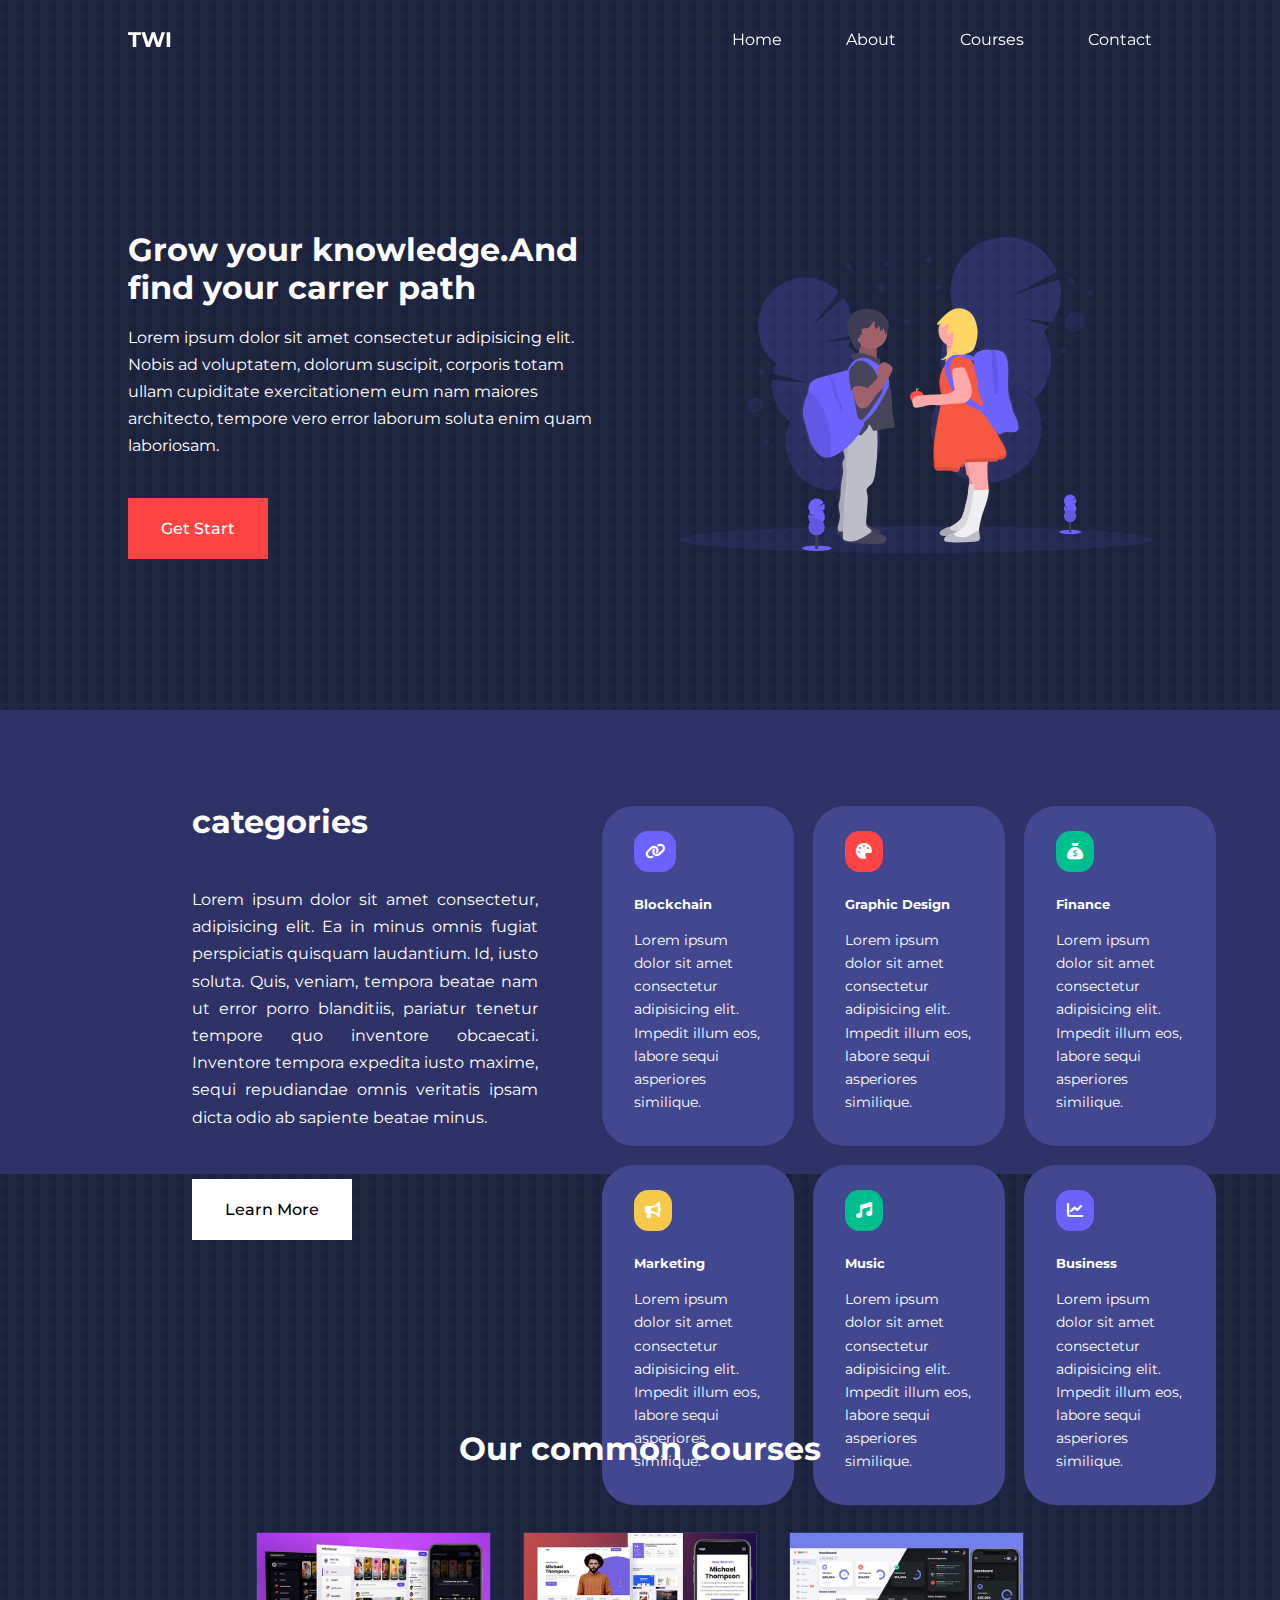
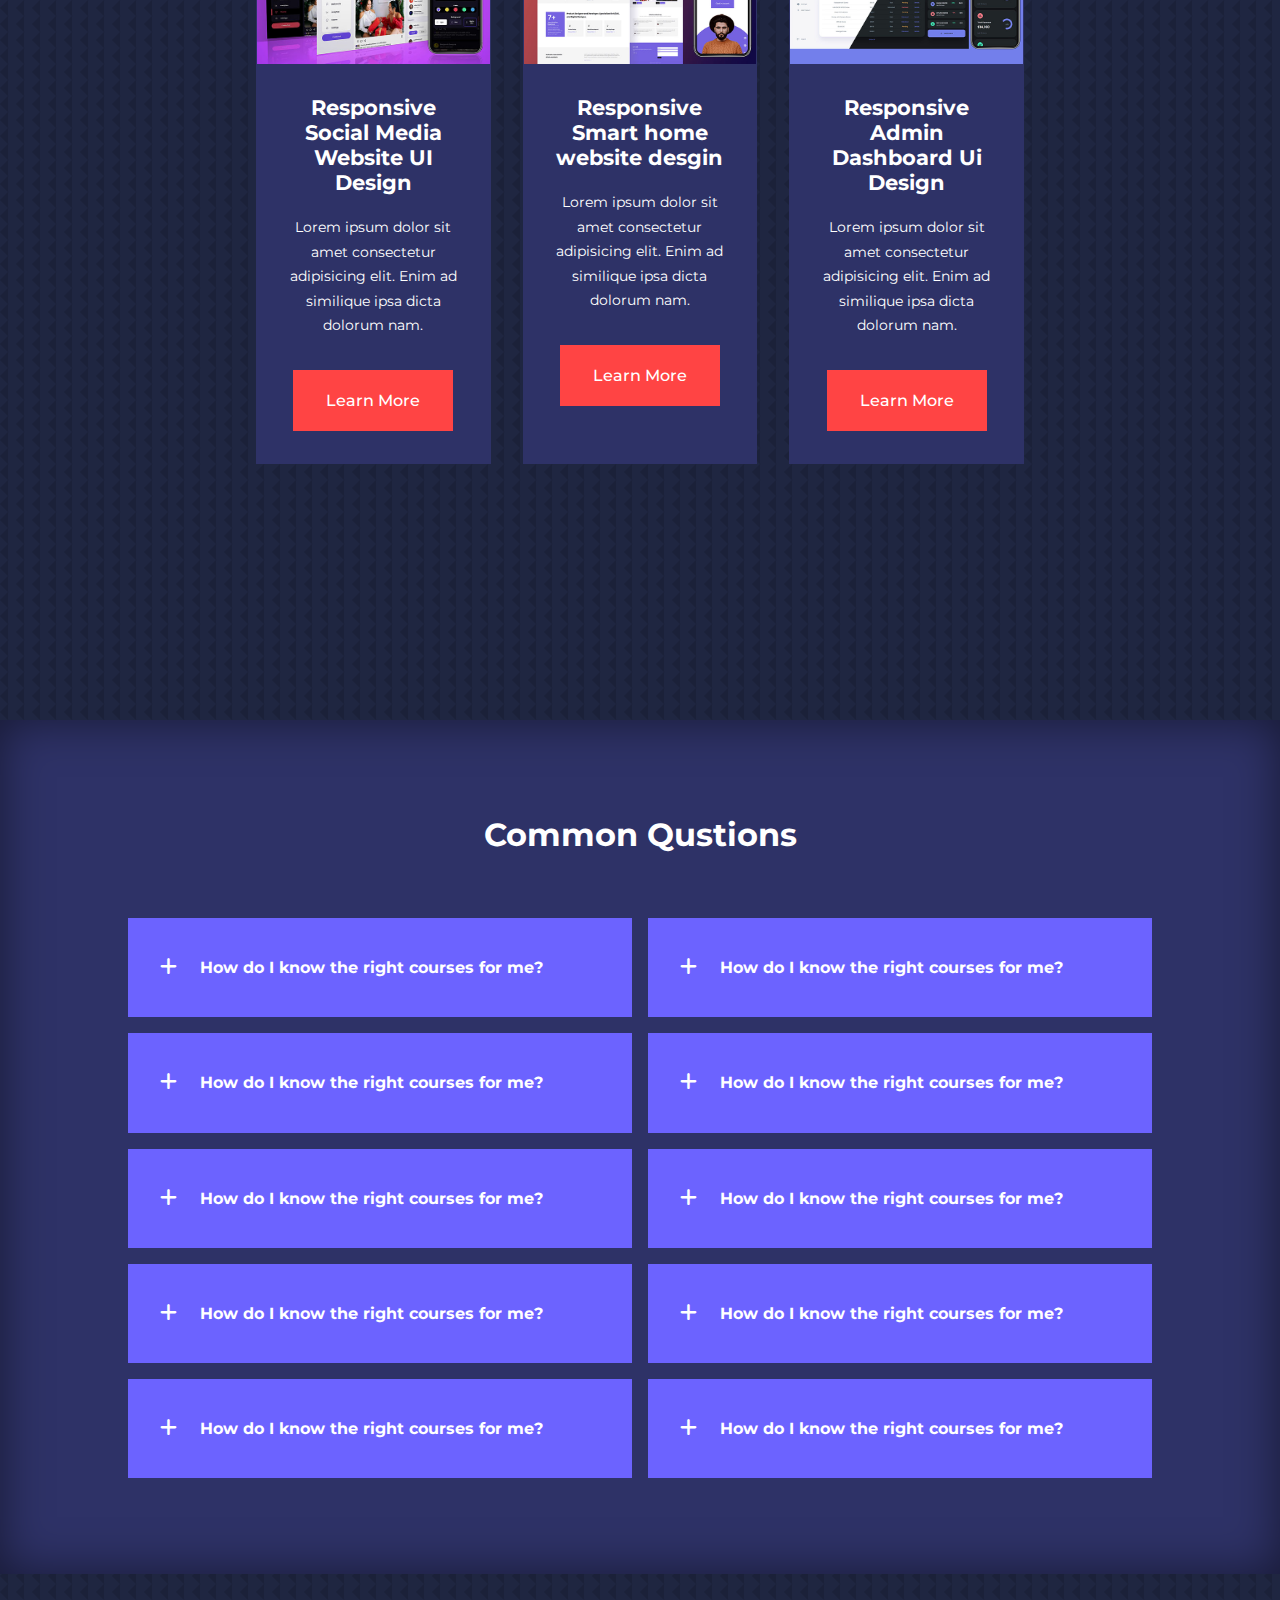
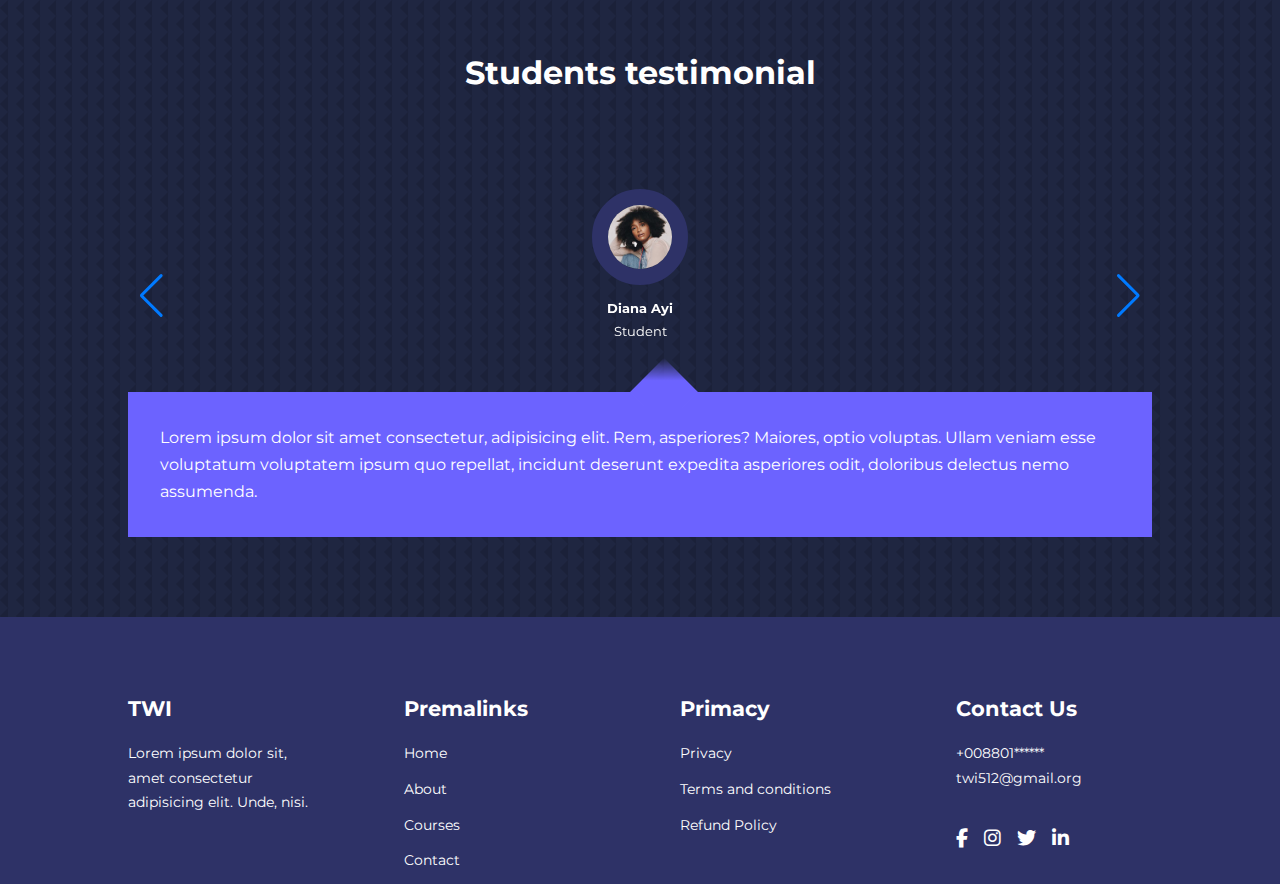
<file: index.html>
<!DOCTYPE html>
<html lang="en">
<head>
    <meta charset="UTF-8">
    <meta http-equiv="X-UA-Compatible" content="IE=edge">
    <meta name="viewport" content="width=device-width, initial-scale=1.0">
    <title>TWI education</title>
    <!-- fontawsome cdn -->
    <link rel="stylesheet" href="https://cdnjs.cloudflare.com/ajax/libs/font-awesome/6.1.1/css/all.min.css">
    <!-- swiper js link -->
    <link rel="stylesheet"href="https://unpkg.com/swiper@8/swiper-bundle.min.css"/>
    <!-- custom css -->
    <link rel="stylesheet" href="css/style.css">
    <style>
        body{
            background-image: url(/images/bg-texture.png);
        }
    </style>
</head>
<body>
    <!-- navbar start -->
    <nav>
        <div class="container nav_container">
            <a href="index.html"><h4>TWI</h4></a>
            <ul class="nav_menu">
                <li><a href="index.html">Home</a></li>
                <li><a href="about.html">About</a></li>
                <li><a href="courses.html">Courses</a></li>
                <li><a href="contact.html">Contact</a></li>
            </ul>
            <button id="open-menu-btn"><i class="fa-solid fa-bars-staggered"></i></button>
            <button id="close-menu-btn"><i class="fa-solid fa-xmark"></i></button>
        </div>
    </nav>
    <!-- navbar end -->

    <!-- start header -->
    <header>
        <div class="container header_container">
            <div class="header_left">
                <h1>Grow your knowledge.And find your carrer path</h1>
                <p>
                    Lorem ipsum dolor sit amet consectetur adipisicing elit. Nobis ad voluptatem, dolorum suscipit, corporis totam ullam cupiditate exercitationem eum nam maiores architecto, tempore vero error laborum soluta enim quam laboriosam.
                </p>
                <a href="courses.html" class="btn btn-primary">Get Start</a>

            </div>

            <div class="header_right">
                <div class="header_right_img">
                    <img src="/images/header.svg" alt="">
                </div>
            </div>
        </div>
    </header>
    <!-- end header -->
    
    <!-- catagories start -->
    <section class="categories">
        <div class="container categories_container">
            <div class="categories_left">
                <h1>categories</h1>
                <p>Lorem ipsum dolor sit amet consectetur, adipisicing elit. Ea in minus omnis fugiat perspiciatis quisquam laudantium. Id, iusto soluta. Quis, veniam, tempora beatae nam ut error porro blanditiis, pariatur tenetur tempore quo inventore obcaecati. Inventore tempora expedita iusto maxime, sequi repudiandae omnis veritatis ipsam dicta odio ab sapiente beatae minus.</p>
                <a href="#" class="btn">Learn More</a>
            </div>

            <div class="categories_right">
                <article class="category">
                    <span class="category_icon">
                        <i class="fa-solid fa-link"></i>
                    </span>
                    <h5>Blockchain</h5>
                    <p>Lorem ipsum dolor sit amet consectetur adipisicing elit. Impedit illum eos, labore sequi asperiores similique.</p>
                </article>

                <article class="category">
                    <span class="category_icon">
                        <i class="fa-solid fa-palette"></i>
                    </span>
                    <h5>Graphic Design</h5>
                    <p>Lorem ipsum dolor sit amet consectetur adipisicing elit. Impedit illum eos, labore sequi asperiores similique.</p>
                </article>

                <article class="category">
                    <span class="category_icon">
                        <i class="fa-solid fa-sack-dollar"></i>
                    </span>
                    <h5>Finance</h5>
                    <p>Lorem ipsum dolor sit amet consectetur adipisicing elit. Impedit illum eos, labore sequi asperiores similique.</p>
                </article>

                <article class="category">
                    <span class="category_icon">
                        <i class="fa-solid fa-bullhorn"></i>
                    </span>
                    <h5>Marketing</h5>
                    <p>Lorem ipsum dolor sit amet consectetur adipisicing elit. Impedit illum eos, labore sequi asperiores similique.</p>
                </article>

                <article class="category">
                    <span class="category_icon">
                        <i class="fa-solid fa-music"></i>
                    </span>
                    <h5>Music</h5>
                    <p>Lorem ipsum dolor sit amet consectetur adipisicing elit. Impedit illum eos, labore sequi asperiores similique.</p>
                </article>

                <article class="category">
                    <span class="category_icon">
                        <i class="fa-solid fa-chart-line"></i>
                    </span>
                    <h5>Business</h5>
                    <p>Lorem ipsum dolor sit amet consectetur adipisicing elit. Impedit illum eos, labore sequi asperiores similique.</p>
                </article>
            </div>
        </div>
    </section>
    <!-- catogories end -->

    <!-- course section start -->
    <section class="courses">
        <h2>Our common courses</h2>
        <div class="container courses_container">
            <article class="course">
                <div class="course_img">
                    <img src="/images/course1.jpg" alt="">
                </div>
                <div class="courses_info">
                    <h4>Responsive Social Media Website UI Design</h4>
                    <p>Lorem ipsum dolor sit amet consectetur adipisicing elit. Enim ad similique ipsa dicta dolorum nam.</p>
                    <a href="courses.html" class="btn btn-primary">Learn More</a>
                </div>
            </article>

            <article class="course">
                <div class="course_img">
                    <img src="/images/course2.jpg" alt="">
                </div>
                <div class="courses_info">
                    <h4>Responsive Smart home website desgin</h4>
                    <p>Lorem ipsum dolor sit amet consectetur adipisicing elit. Enim ad similique ipsa dicta dolorum nam.</p>
                    <a href="courses.html" class="btn btn-primary">Learn More</a>
                </div>
            </article>

            <article class="course">
                <div class="course_img">
                    <img src="/images/course3.jpg" alt="">
                </div>
                <div class="courses_info">
                    <h4>Responsive Admin Dashboard Ui Design</h4>
                    <p>Lorem ipsum dolor sit amet consectetur adipisicing elit. Enim ad similique ipsa dicta dolorum nam.</p>
                    <a href="courses.html" class="btn btn-primary">Learn More</a>
                </div>
            </article>
        </div>
    </section>
    <!-- course section end -->

    <!-- faq section start-->
    <section class="faqs">
        <h2>Common Qustions</h2>
        <div class="container faqs_container">
            <article class="faq">
                <div class="faq_icon"><i class="fa-solid fa-plus"></i></div>
                <div class="qus_ans">
                    <h4>How do I know the right courses for me?</h4>
                    <p>Lorem ipsum dolor, sit amet consectetur adipisicing elit. Fugiat officiis quis dolores nostrum atque assumenda facere distinctio excepturi, optio magnam voluptatem suscipit! Odit repellendus quisquam exercitationem corrupti mollitia! Beatae, odio!</p>
                </div>
            </article>

            <article class="faq">
                <div class="faq_icon"><i class="fa-solid fa-plus"></i></div>
                <div class="qus_ans">
                    <h4>How do I know the right courses for me?</h4>
                    <p>Lorem ipsum dolor, sit amet consectetur adipisicing elit. Fugiat officiis quis dolores nostrum atque assumenda facere distinctio excepturi, optio magnam voluptatem suscipit! Odit repellendus quisquam exercitationem corrupti mollitia! Beatae, odio!</p>
                </div>
            </article>

            <article class="faq">
                <div class="faq_icon"><i class="fa-solid fa-plus"></i></div>
                <div class="qus_ans">
                    <h4>How do I know the right courses for me?</h4>
                    <p>Lorem ipsum dolor, sit amet consectetur adipisicing elit. Fugiat officiis quis dolores nostrum atque assumenda facere distinctio excepturi, optio magnam voluptatem suscipit! Odit repellendus quisquam exercitationem corrupti mollitia! Beatae, odio!</p>
                </div>
            </article>

            <article class="faq">
                <div class="faq_icon"><i class="fa-solid fa-plus"></i></div>
                <div class="qus_ans">
                    <h4>How do I know the right courses for me?</h4>
                    <p>Lorem ipsum dolor, sit amet consectetur adipisicing elit. Fugiat officiis quis dolores nostrum atque assumenda facere distinctio excepturi, optio magnam voluptatem suscipit! Odit repellendus quisquam exercitationem corrupti mollitia! Beatae, odio!</p>
                </div>
            </article>

            <article class="faq">
                <div class="faq_icon"><i class="fa-solid fa-plus"></i></div>
                <div class="qus_ans">
                    <h4>How do I know the right courses for me?</h4>
                    <p>Lorem ipsum dolor, sit amet consectetur adipisicing elit. Fugiat officiis quis dolores nostrum atque assumenda facere distinctio excepturi, optio magnam voluptatem suscipit! Odit repellendus quisquam exercitationem corrupti mollitia! Beatae, odio!</p>
                </div>
            </article>

            <article class="faq">
                <div class="faq_icon"><i class="fa-solid fa-plus"></i></div>
                <div class="qus_ans">
                    <h4>How do I know the right courses for me?</h4>
                    <p>Lorem ipsum dolor, sit amet consectetur adipisicing elit. Fugiat officiis quis dolores nostrum atque assumenda facere distinctio excepturi, optio magnam voluptatem suscipit! Odit repellendus quisquam exercitationem corrupti mollitia! Beatae, odio!</p>
                </div>
            </article>

            <article class="faq">
                <div class="faq_icon"><i class="fa-solid fa-plus"></i></div>
                <div class="qus_ans">
                    <h4>How do I know the right courses for me?</h4>
                    <p>Lorem ipsum dolor, sit amet consectetur adipisicing elit. Fugiat officiis quis dolores nostrum atque assumenda facere distinctio excepturi, optio magnam voluptatem suscipit! Odit repellendus quisquam exercitationem corrupti mollitia! Beatae, odio!</p>
                </div>
            </article>

            <article class="faq">
                <div class="faq_icon"><i class="fa-solid fa-plus"></i></div>
                <div class="qus_ans">
                    <h4>How do I know the right courses for me?</h4>
                    <p>Lorem ipsum dolor, sit amet consectetur adipisicing elit. Fugiat officiis quis dolores nostrum atque assumenda facere distinctio excepturi, optio magnam voluptatem suscipit! Odit repellendus quisquam exercitationem corrupti mollitia! Beatae, odio!</p>
                </div>
            </article>

            <article class="faq">
                <div class="faq_icon"><i class="fa-solid fa-plus"></i></div>
                <div class="qus_ans">
                    <h4>How do I know the right courses for me?</h4>
                    <p>Lorem ipsum dolor, sit amet consectetur adipisicing elit. Fugiat officiis quis dolores nostrum atque assumenda facere distinctio excepturi, optio magnam voluptatem suscipit! Odit repellendus quisquam exercitationem corrupti mollitia! Beatae, odio!</p>
                </div>
            </article>

            <article class="faq">
                <div class="faq_icon"><i class="fa-solid fa-plus"></i></div>
                <div class="qus_ans">
                    <h4>How do I know the right courses for me?</h4>
                    <p>Lorem ipsum dolor, sit amet consectetur adipisicing elit. Fugiat officiis quis dolores nostrum atque assumenda facere distinctio excepturi, optio magnam voluptatem suscipit! Odit repellendus quisquam exercitationem corrupti mollitia! Beatae, odio!</p>
                </div>
            </article>

        </div>
    </section>
    <!-- faq section end -->

    <!-- testimonial section -->
    <section class="container testimonial_container swiper mySwiper">
        <h2>Students testimonial</h2>
        <div class="swiper-wrapper">
            <article class="testimonial swiper-slide">
                <div class="avatar">
                    <img src="/images/avatar1.jpg" alt="">
                </div>
                <div class="testimonial_info">
                    <h5>Diana Ayi</h5>
                    <small>Student</small>
                </div>
                <div class="testimonial_body">
                    <p>Lorem ipsum dolor sit amet consectetur, adipisicing elit. Rem, asperiores? Maiores, optio voluptas. Ullam veniam esse voluptatum voluptatem ipsum quo repellat, incidunt deserunt expedita asperiores odit, doloribus delectus nemo assumenda.</p>
                </div>
            </article>

            <article class="testimonial swiper-slide">
                <div class="avatar">
                    <img src="/images/avatar2.jpg" alt="">
                </div>
                <div class="testimonial_info">
                    <h5>Diana Ayi</h5>
                    <small>Student</small>
                </div>
                <div class="testimonial_body">
                    <p>Lorem ipsum dolor sit amet consectetur, adipisicing elit. Rem, asperiores? Maiores, optio voluptas. Ullam veniam esse voluptatum voluptatem ipsum quo repellat, incidunt deserunt expedita asperiores odit, doloribus delectus nemo assumenda.</p>
                </div>
            </article>

            <article class="testimonial swiper-slide">
                <div class="avatar">
                    <img src="/images/avatar3.jpg" alt="">
                </div>
                <div class="testimonial_info">
                    <h5>Diana Ayi</h5>
                    <small>Student</small>
                </div>
                <div class="testimonial_body">
                    <p>Lorem ipsum dolor sit amet consectetur, adipisicing elit. Rem, asperiores? Maiores, optio voluptas. Ullam veniam esse voluptatum voluptatem ipsum quo repellat, incidunt deserunt expedita asperiores odit, doloribus delectus nemo assumenda.</p>
                </div>
            </article>

            <article class="testimonial swiper-slide">
                <div class="avatar">
                    <img src="/images/avatar4.jpg" alt="">
                </div>
                <div class="testimonial_info">
                    <h5>Diana Ayi</h5>
                    <small>Student</small>
                </div>
                <div class="testimonial_body">
                    <p>Lorem ipsum dolor sit amet consectetur, adipisicing elit. Rem, asperiores? Maiores, optio voluptas. Ullam veniam esse voluptatum voluptatem ipsum quo repellat, incidunt deserunt expedita asperiores odit, doloribus delectus nemo assumenda.</p>
                </div>
            </article>

            <article class="testimonial swiper-slide">
                <div class="avatar">
                    <img src="/images/avatar5.jpg" alt="">
                </div>
                <div class="testimonial_info">
                    <h5>Diana Ayi</h5>
                    <small>Student</small>
                </div>
                <div class="testimonial_body">
                    <p>Lorem ipsum dolor sit amet consectetur, adipisicing elit. Rem, asperiores? Maiores, optio voluptas. Ullam veniam esse voluptatum voluptatem ipsum quo repellat, incidunt deserunt expedita asperiores odit, doloribus delectus nemo assumenda.</p>
                </div>
            </article>
            
        </div>
        <div class="swiper-button-next"></div>
        <div class="swiper-button-prev"></div>
    </section>
    <!-- testimonial section end -->


    <!-- footer start -->
    <footer class="footer">
        <div class="container footer_container">
            <div class="footer_1">
                <a href="index.html" class="footer_logo"><h4>TWI</h4></a>
                <p>Lorem ipsum dolor sit, amet consectetur adipisicing elit. Unde, nisi.</p>
            </div>
            <div class="footer_2">
                <h4>Premalinks</h4>
                <ul class="premalinks">
                    <li><a href="index.html">Home</a></li>
                    <li><a href="about.html">About</a></li>
                    <li><a href="courses.html">Courses</a></li>
                    <li><a href="contact.html">Contact</a></li>
                </ul>
            </div>

            <div class="footer_3">
                <h4>Primacy</h4>
                <ul class="privacy">
                    <li><a href="#">Privacy</a></li>
                    <li><a href="#">Terms and conditions</a></li>
                    <li><a href="#">Refund Policy</a></li>
                </ul>
            </div>

            <div class="footer_4">
                <h4>Contact Us</h4>
                <div>
                    <p>+008801******</p>
                    <p>twi512@gmail.org</p>
                </div>
                <ul class="footer_socials">
                    <li>
                        <a href="#"><i class="fa-brands fa-facebook-f"></i></a>
                    </li> 
    
                    <li>
                        <a href="#"><i class="fa-brands fa-instagram"></i></a>
                    </li> 
    
                    <li>
                        <a href="#"><i class="fa-brands fa-twitter"></i></a>
                    </li> 
    
                    <li>
                        <a href="#"><i class="fa-brands fa-linkedin-in"></i></a>
                    </li> 
    
                </ul>
            </div>
        </div>
    </footer>
    <!-- footer end -->

    <!-- swiper js link -->
    <script src="https://unpkg.com/swiper@8/swiper-bundle.min.js"></script>
    <script>
        var swiper = new Swiper(".mySwiper", {
          slidesPerView: 1,
          spaceBetween: 30,
          loop: true,
          pagination: {
            el: ".swiper-pagination",
            clickable: true,
          },
          breakpoints :{
            600 : {
                slidesPerView : 1,
            }
          },
          navigation: {
            nextEl: ".swiper-button-next",
            prevEl: ".swiper-button-prev",
          },

        });
      </script>

    <!-- custom js -->
    <script src="/js/script.js"></script>

    
</body>
</html>
</file>
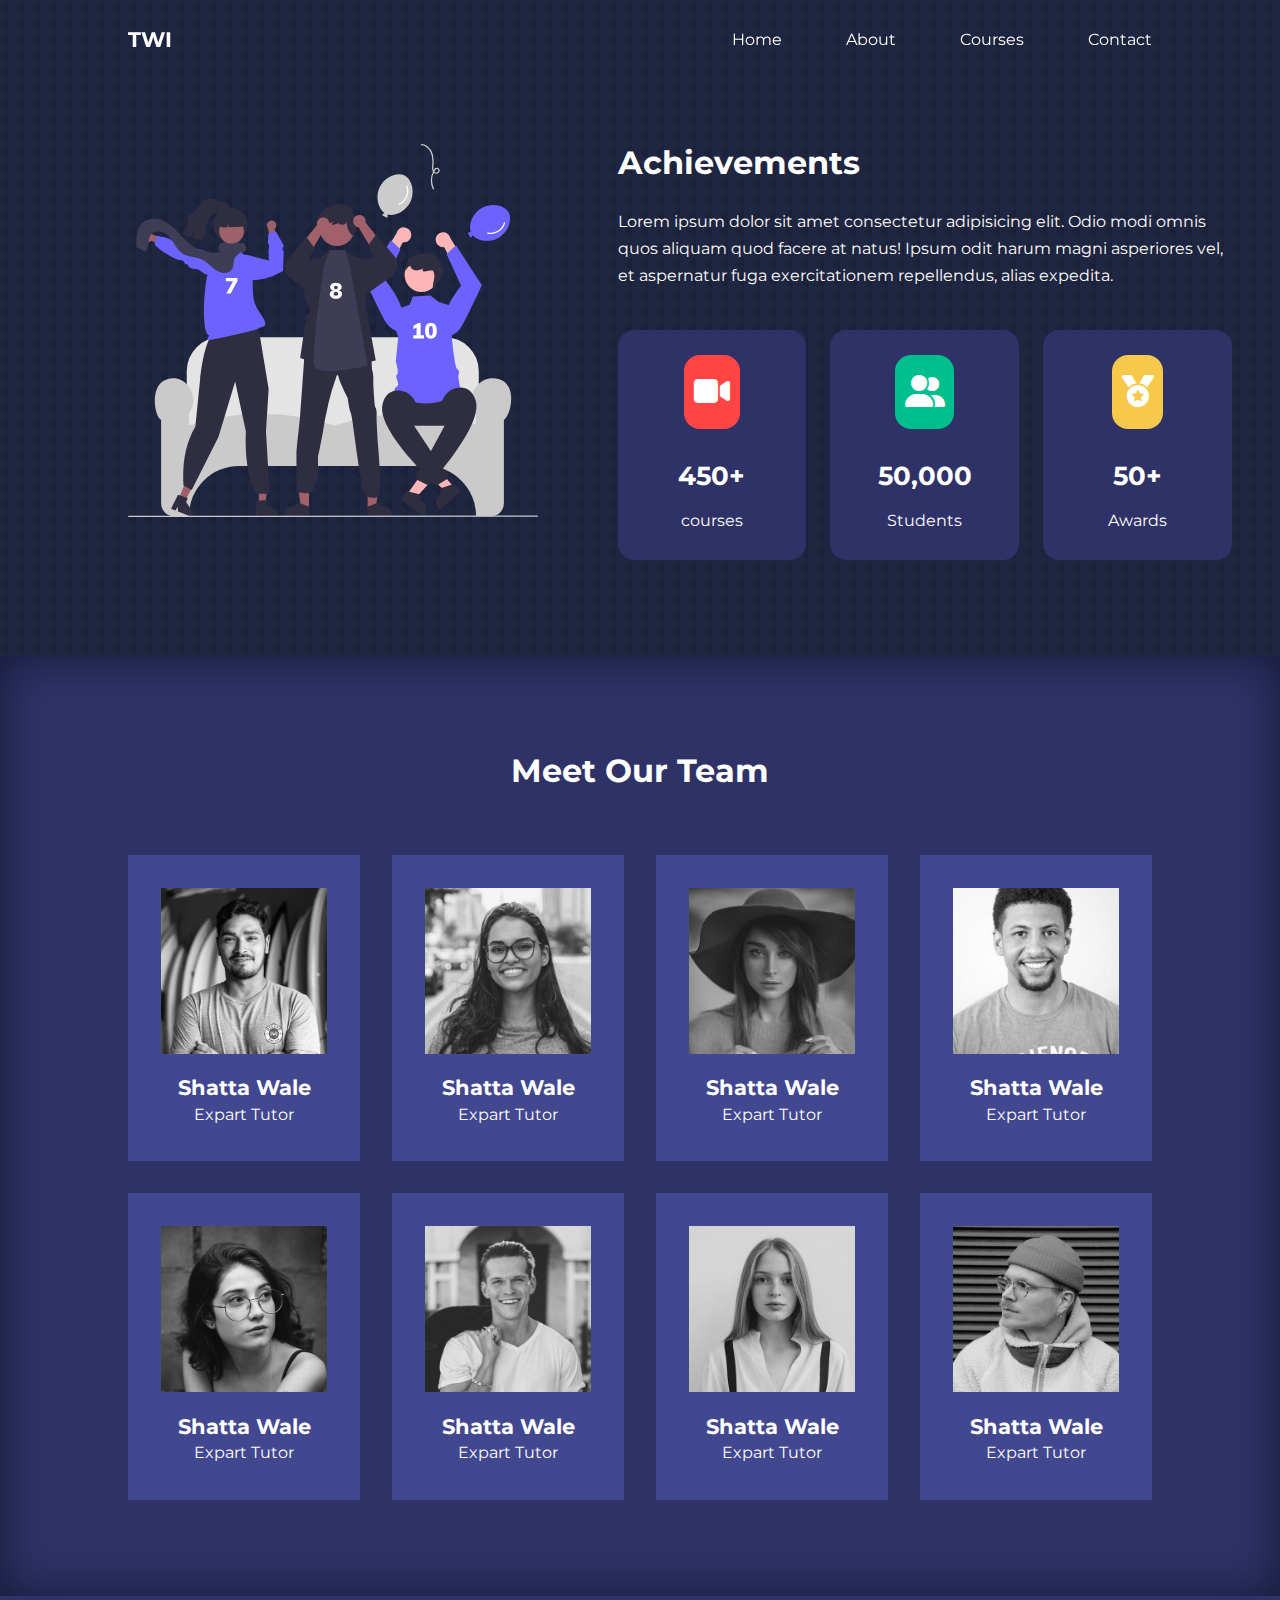
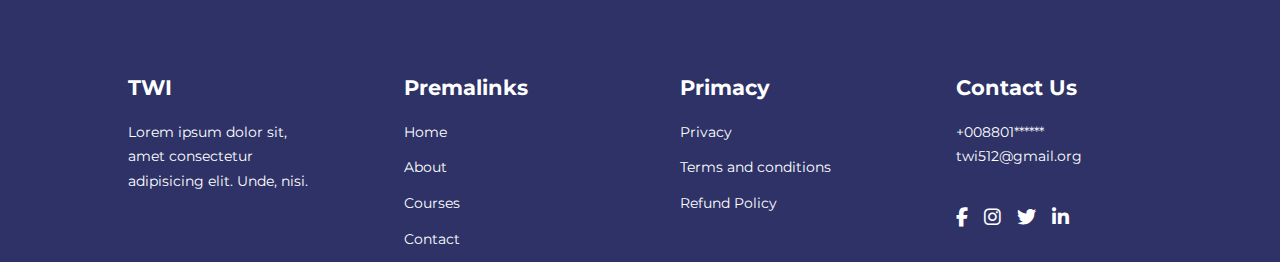
<file: about.html>
<!DOCTYPE html>
<html lang="en">
<head>
    <meta charset="UTF-8">
    <meta http-equiv="X-UA-Compatible" content="IE=edge">
    <meta name="viewport" content="width=device-width, initial-scale=1.0">
    <title>TWI education</title>
    <!-- fontawsome cdn -->
    <link rel="stylesheet" href="https://cdnjs.cloudflare.com/ajax/libs/font-awesome/6.1.1/css/all.min.css">
    <!-- custom css -->
    <link rel="stylesheet" href="css/style.css">
    <link rel="stylesheet" href="css/about.css">
    <style>
        body{
            background-image: url(/images/bg-texture.png);
        }
    </style>
</head>
<body>
    <!-- navbar start -->
    <nav>
        <div class="container nav_container">
            <a href="index.html"><h4>TWI</h4></a>
            <ul class="nav_menu">
                <li><a href="index.html">Home</a></li>
                <li><a href="about.html">About</a></li>
                <li><a href="courses.html">Courses</a></li>
                <li><a href="contact.html">Contact</a></li>
            </ul>
            <button id="open-menu-btn"><i class="fa-solid fa-bars-staggered"></i></button>
            <button id="close-menu-btn"><i class="fa-solid fa-xmark"></i></button>
        </div>
    </nav>
    <!-- navbar end -->
    <!-- achievment section start -->
    <section class="about_achievements">
        <div class="container about_achievements_container">
            <div class="about_achievemnet_left">
                <img src="/images/about achievements.svg">

            </div>
            <div class="about_achievemnet_right">
                <h1>Achievements</h1>
                <p>Lorem ipsum dolor sit amet consectetur adipisicing elit. Odio modi omnis quos aliquam quod facere at natus! Ipsum odit harum magni asperiores vel, et aspernatur fuga exercitationem repellendus, alias expedita.</p>
                <div class="achievements_cards">
                    <article class="achievements_card">
                        <span class="achievements_icon"><i class="fa-solid fa-video"></i></span>
                        <h3>450+</h3>
                        <p>courses</p>
                    </article>

                    <article class="achievements_card">
                        <span class="achievements_icon"><i class="fa-solid fa-user-group"></i></span>
                        <h3>50,000</h3>
                        <p>Students</p>
                    </article>
                   

                    <article class="achievements_card">
                        <span class="achievements_icon"><i class="fa-solid fa-medal"></i></span>
                        <h3>50+</h3>
                        <p>Awards</p>
                    </article>
                </div>
            </div>
        </div>
    </section>
    <!-- achievment end -->

    <section class="team">
        <h2>Meet Our Team</h2>
        <div class="container team_container">
            <article class="team_member">
                <div class="team_member_image">
                    <img src="images/tm1.jpg">
                </div>
                <div class="team_member_info">
                    <h4>Shatta Wale</h4>
                    <p>Expart Tutor</p>
                </div>
                <div class="team_member_socials">
                    <a href="instagram.com" target="_blank"><i class="fa-brands fa-instagram"></i></a>
                    <a href="instagram.com" target="_blank"><i class="fa-brands fa-linkedin-in"></i></a>
                    <a href="instagram.com" target="_blank"><i class="fa-brands fa-twitter"></i></a>
                </div>
            </article>

            <article class="team_member">
                <div class="team_member_image">
                    <img src="images/tm2.jpg">
                </div>
                <div class="team_member_info">
                    <h4>Shatta Wale</h4>
                    <p>Expart Tutor</p>
                </div>
                <div class="team_member_socials">
                    <a href="instagram.com" target="_blank"><i class="fa-brands fa-instagram"></i></a>
                    <a href="instagram.com" target="_blank"><i class="fa-brands fa-linkedin-in"></i></a>
                    <a href="instagram.com" target="_blank"><i class="fa-brands fa-twitter"></i></a>
                </div>
            </article>


            <article class="team_member">
                <div class="team_member_image">
                    <img src="images/tm3.jpg">
                </div>
                <div class="team_member_info">
                    <h4>Shatta Wale</h4>
                    <p>Expart Tutor</p>
                </div>
                <div class="team_member_socials">
                    <a href="instagram.com" target="_blank"><i class="fa-brands fa-instagram"></i></a>
                    <a href="instagram.com" target="_blank"><i class="fa-brands fa-linkedin-in"></i></a>
                    <a href="instagram.com" target="_blank"><i class="fa-brands fa-twitter"></i></a>
                </div>
            </article>


            <article class="team_member">
                <div class="team_member_image">
                    <img src="images/tm4.jpg">
                </div>
                <div class="team_member_info">
                    <h4>Shatta Wale</h4>
                    <p>Expart Tutor</p>
                </div>
                <div class="team_member_socials">
                    <a href="instagram.com" target="_blank"><i class="fa-brands fa-instagram"></i></a>
                    <a href="instagram.com" target="_blank"><i class="fa-brands fa-linkedin-in"></i></a>
                    <a href="instagram.com" target="_blank"><i class="fa-brands fa-twitter"></i></a>
                </div>
            </article>


            <article class="team_member">
                <div class="team_member_image">
                    <img src="images/tm5.jpg">
                </div>
                <div class="team_member_info">
                    <h4>Shatta Wale</h4>
                    <p>Expart Tutor</p>
                </div>
                <div class="team_member_socials">
                    <a href="instagram.com" target="_blank"><i class="fa-brands fa-instagram"></i></a>
                    <a href="instagram.com" target="_blank"><i class="fa-brands fa-linkedin-in"></i></a>
                    <a href="instagram.com" target="_blank"><i class="fa-brands fa-twitter"></i></a>
                </div>
            </article>


            <article class="team_member">
                <div class="team_member_image">
                    <img src="images/tm6.jpg">
                </div>
                <div class="team_member_info">
                    <h4>Shatta Wale</h4>
                    <p>Expart Tutor</p>
                </div>
                <div class="team_member_socials">
                    <a href="instagram.com" target="_blank"><i class="fa-brands fa-instagram"></i></a>
                    <a href="instagram.com" target="_blank"><i class="fa-brands fa-linkedin-in"></i></a>
                    <a href="instagram.com" target="_blank"><i class="fa-brands fa-twitter"></i></a>
                </div>
            </article>

            <article class="team_member">
                <div class="team_member_image">
                    <img src="images/tm7.jpg">
                </div>
                <div class="team_member_info">
                    <h4>Shatta Wale</h4>
                    <p>Expart Tutor</p>
                </div>
                <div class="team_member_socials">
                    <a href="instagram.com" target="_blank"><i class="fa-brands fa-instagram"></i></a>
                    <a href="instagram.com" target="_blank"><i class="fa-brands fa-linkedin-in"></i></a>
                    <a href="instagram.com" target="_blank"><i class="fa-brands fa-twitter"></i></a>
                </div>
            </article>

            <article class="team_member">
                <div class="team_member_image">
                    <img src="images/tm8.jpg">
                </div>
                <div class="team_member_info">
                    <h4>Shatta Wale</h4>
                    <p>Expart Tutor</p>
                </div>
                <div class="team_member_socials">
                    <a href="instagram.com" target="_blank"><i class="fa-brands fa-instagram"></i></a>
                    <a href="instagram.com" target="_blank"><i class="fa-brands fa-linkedin-in"></i></a>
                    <a href="instagram.com" target="_blank"><i class="fa-brands fa-twitter"></i></a>
                </div>
            </article>
        </div>
    </section>
    <!-- team section end -->


    <!-- footer start -->
    <footer class="footer">
        <div class="container footer_container">
            <div class="footer_1">
                <a href="index.html" class="footer_logo"><h4>TWI</h4></a>
                <p>Lorem ipsum dolor sit, amet consectetur adipisicing elit. Unde, nisi.</p>
            </div>
            <div class="footer_2">
                <h4>Premalinks</h4>
                <ul class="premalinks">
                    <li><a href="index.html">Home</a></li>
                    <li><a href="about.html">About</a></li>
                    <li><a href="courses.html">Courses</a></li>
                    <li><a href="contact.html">Contact</a></li>
                </ul>
            </div>

            <div class="footer_3">
                <h4>Primacy</h4>
                <ul class="privacy">
                    <li><a href="#">Privacy</a></li>
                    <li><a href="#">Terms and conditions</a></li>
                    <li><a href="#">Refund Policy</a></li>
                </ul>
            </div>

            <div class="footer_4">
                <h4>Contact Us</h4>
                <div>
                    <p>+008801******</p>
                    <p>twi512@gmail.org</p>
                </div>
                <ul class="footer_socials">
                    <li>
                        <a href="#"><i class="fa-brands fa-facebook-f"></i></a>
                    </li> 
    
                    <li>
                        <a href="#"><i class="fa-brands fa-instagram"></i></a>
                    </li> 
    
                    <li>
                        <a href="#"><i class="fa-brands fa-twitter"></i></a>
                    </li> 
    
                    <li>
                        <a href="#"><i class="fa-brands fa-linkedin-in"></i></a>
                    </li> 
    
                </ul>
            </div>
        </div>
    </footer>
    <!-- footer end -->

    <!-- custom js -->
    <script src="/js/script.js"></script>

    
</body>
</html>
</file>
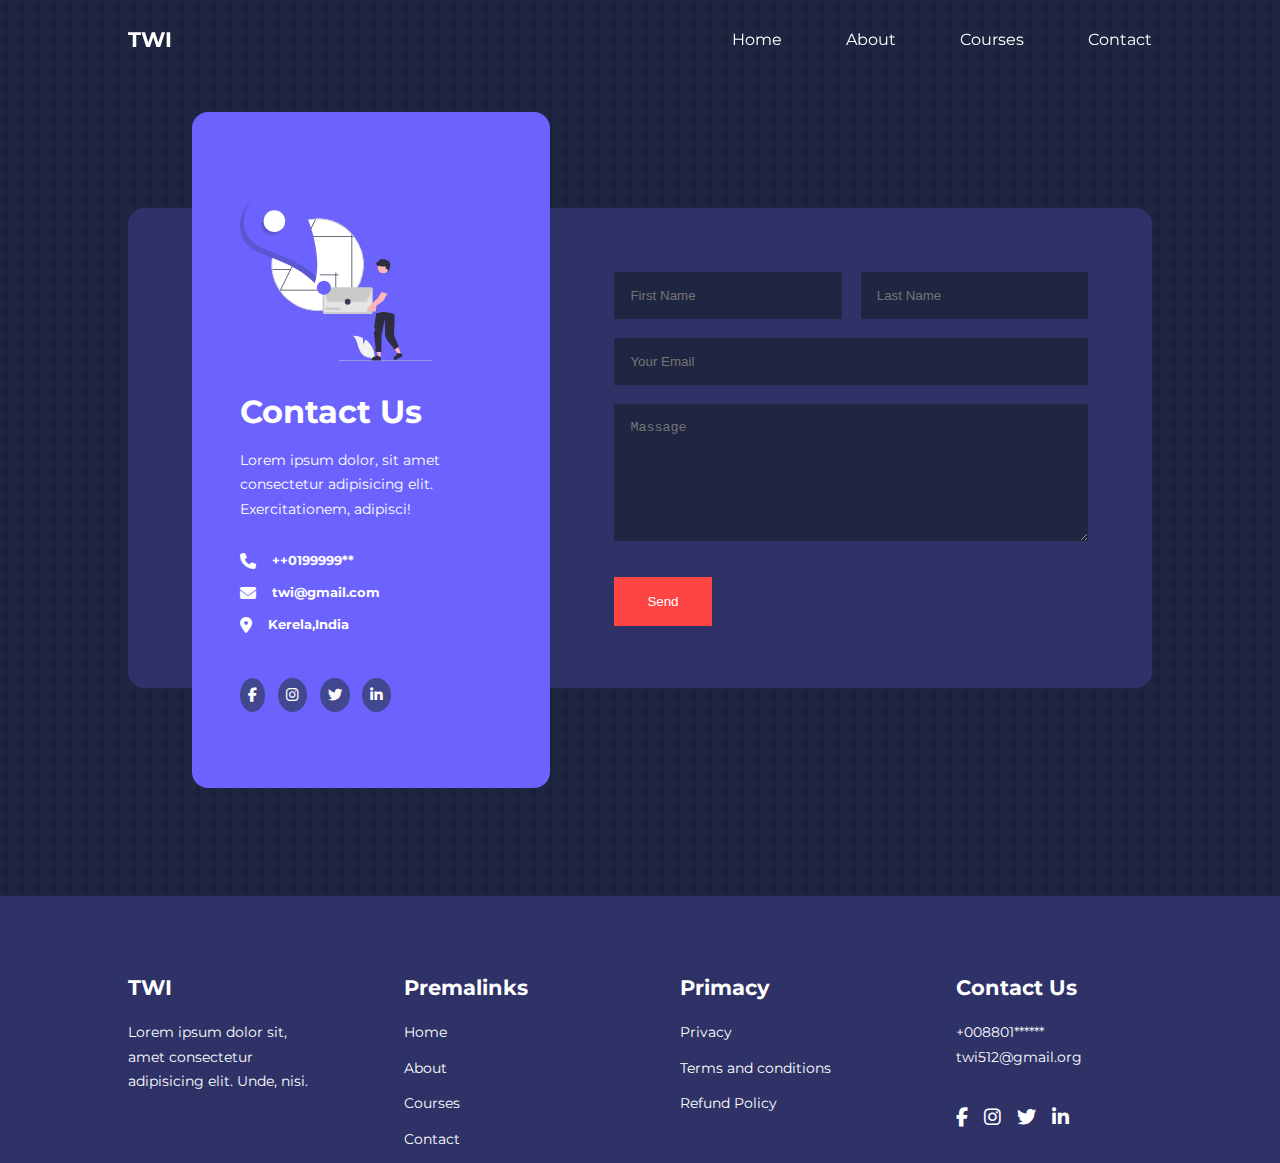
<file: contact.html>
<!DOCTYPE html>
<html lang="en">
<head>
    <meta charset="UTF-8">
    <meta http-equiv="X-UA-Compatible" content="IE=edge">
    <meta name="viewport" content="width=device-width, initial-scale=1.0">
    <title>TWI education</title>
    <!-- fontawsome cdn -->
    <link rel="stylesheet" href="https://cdnjs.cloudflare.com/ajax/libs/font-awesome/6.1.1/css/all.min.css">
    <!-- swiper js link -->
    <link rel="stylesheet"href="https://unpkg.com/swiper@8/swiper-bundle.min.css"/>
    <!-- custom css -->
    <link rel="stylesheet" href="css/style.css">
    <link rel="stylesheet" href="css/contact.css">

    <style>
        body{
            background-image: url(/images/bg-texture.png);
        }
    </style>
</head>
<body>
    <!-- navbar start -->
    <nav>
        <div class="container nav_container">
            <a href="index.html"><h4>TWI</h4></a>
            <ul class="nav_menu">
                <li><a href="index.html">Home</a></li>
                <li><a href="about.html">About</a></li>
                <li><a href="courses.html">Courses</a></li>
                <li><a href="contact.html">Contact</a></li>
            </ul>
            <button id="open-menu-btn"><i class="fa-solid fa-bars-staggered"></i></button>
            <button id="close-menu-btn"><i class="fa-solid fa-xmark"></i></button>
        </div>
    </nav>
    <!-- navbar end -->


    <!-- contact section start -->
    <section class="contact">
        <div class="container contact_container">
            <aside class="contact_aside">
                <div class="aside_image">
                    <img src="/images/contact.svg" alt="">
                </div>
                <h2>Contact Us</h2>
                <p>Lorem ipsum dolor, sit amet consectetur adipisicing elit. Exercitationem, adipisci!</p>
                <ul class="contact_details">
                    <li>
                        <i class="fa-solid fa-phone"></i>
                        <h5>++0199999**</h5>
                    </li>
                    <li>
                        <i class="fa-solid fa-envelope"></i>
                        <h5>twi@gmail.com</h5>
                    </li>
                    <li>
                        <i class="fa-solid fa-location-dot"></i>
                        <h5>Kerela,India</h5>
                    </li>
                </ul>
                <ul class="contact_social">
                    <li><a href="#"><i class="fa-brands fa-facebook-f"></i></a></li>
                    <li><a href="#"><i class="fa-brands fa-instagram"></i></a></li>
                    <li><a href="#"><i class="fa-brands fa-twitter"></i></a></li>
                    <li><a href="#"><i class="fa-brands fa-linkedin-in"></i></a></li>
                </ul>
            </aside>
            <form action="https://formspree.io/f/mjvlqebr" method="POST" class="contact_form">
                <div class="form_name">
                    <input type="text" name="First Name" id="first_name" placeholder="First Name" required>
                    <input type="text" name="Last Name" id="last_name" placeholder="Last Name" required>
                </div>
                <input type="email" name="Email Address" id="email" placeholder="Your Email" required>
                <textarea name="Massage" rows="7" placeholder="Massage" id="massage" required></textarea>
                <button type="submit" id="Submit_btn" class="btn btn-primary">Send</button>
            </form>



        </div>

    </section>
    <!-- contact section end -->



    <!-- footer start -->
    <footer class="footer">
        <div class="container footer_container">
            <div class="footer_1">
                <a href="index.html" class="footer_logo"><h4>TWI</h4></a>
                <p>Lorem ipsum dolor sit, amet consectetur adipisicing elit. Unde, nisi.</p>
            </div>
            <div class="footer_2">
                <h4>Premalinks</h4>
                <ul class="premalinks">
                    <li><a href="index.html">Home</a></li>
                    <li><a href="about.html">About</a></li>
                    <li><a href="courses.html">Courses</a></li>
                    <li><a href="contact.html">Contact</a></li>
                </ul>
            </div>

            <div class="footer_3">
                <h4>Primacy</h4>
                <ul class="privacy">
                    <li><a href="#">Privacy</a></li>
                    <li><a href="#">Terms and conditions</a></li>
                    <li><a href="#">Refund Policy</a></li>
                </ul>
            </div>

            <div class="footer_4">
                <h4>Contact Us</h4>
                <div>
                    <p>+008801******</p>
                    <p>twi512@gmail.org</p>
                </div>
                <ul class="footer_socials">
                    <li>
                        <a href="#"><i class="fa-brands fa-facebook-f"></i></a>
                    </li> 
    
                    <li>
                        <a href="#"><i class="fa-brands fa-instagram"></i></a>
                    </li> 
    
                    <li>
                        <a href="#"><i class="fa-brands fa-twitter"></i></a>
                    </li> 
    
                    <li>
                        <a href="#"><i class="fa-brands fa-linkedin-in"></i></a>
                    </li> 
    
                </ul>
            </div>
        </div>
    </footer>
    <!-- footer end -->
    <!-- custom js -->
    <script src="/js/script.js"></script>
</body>
</html>
</file>
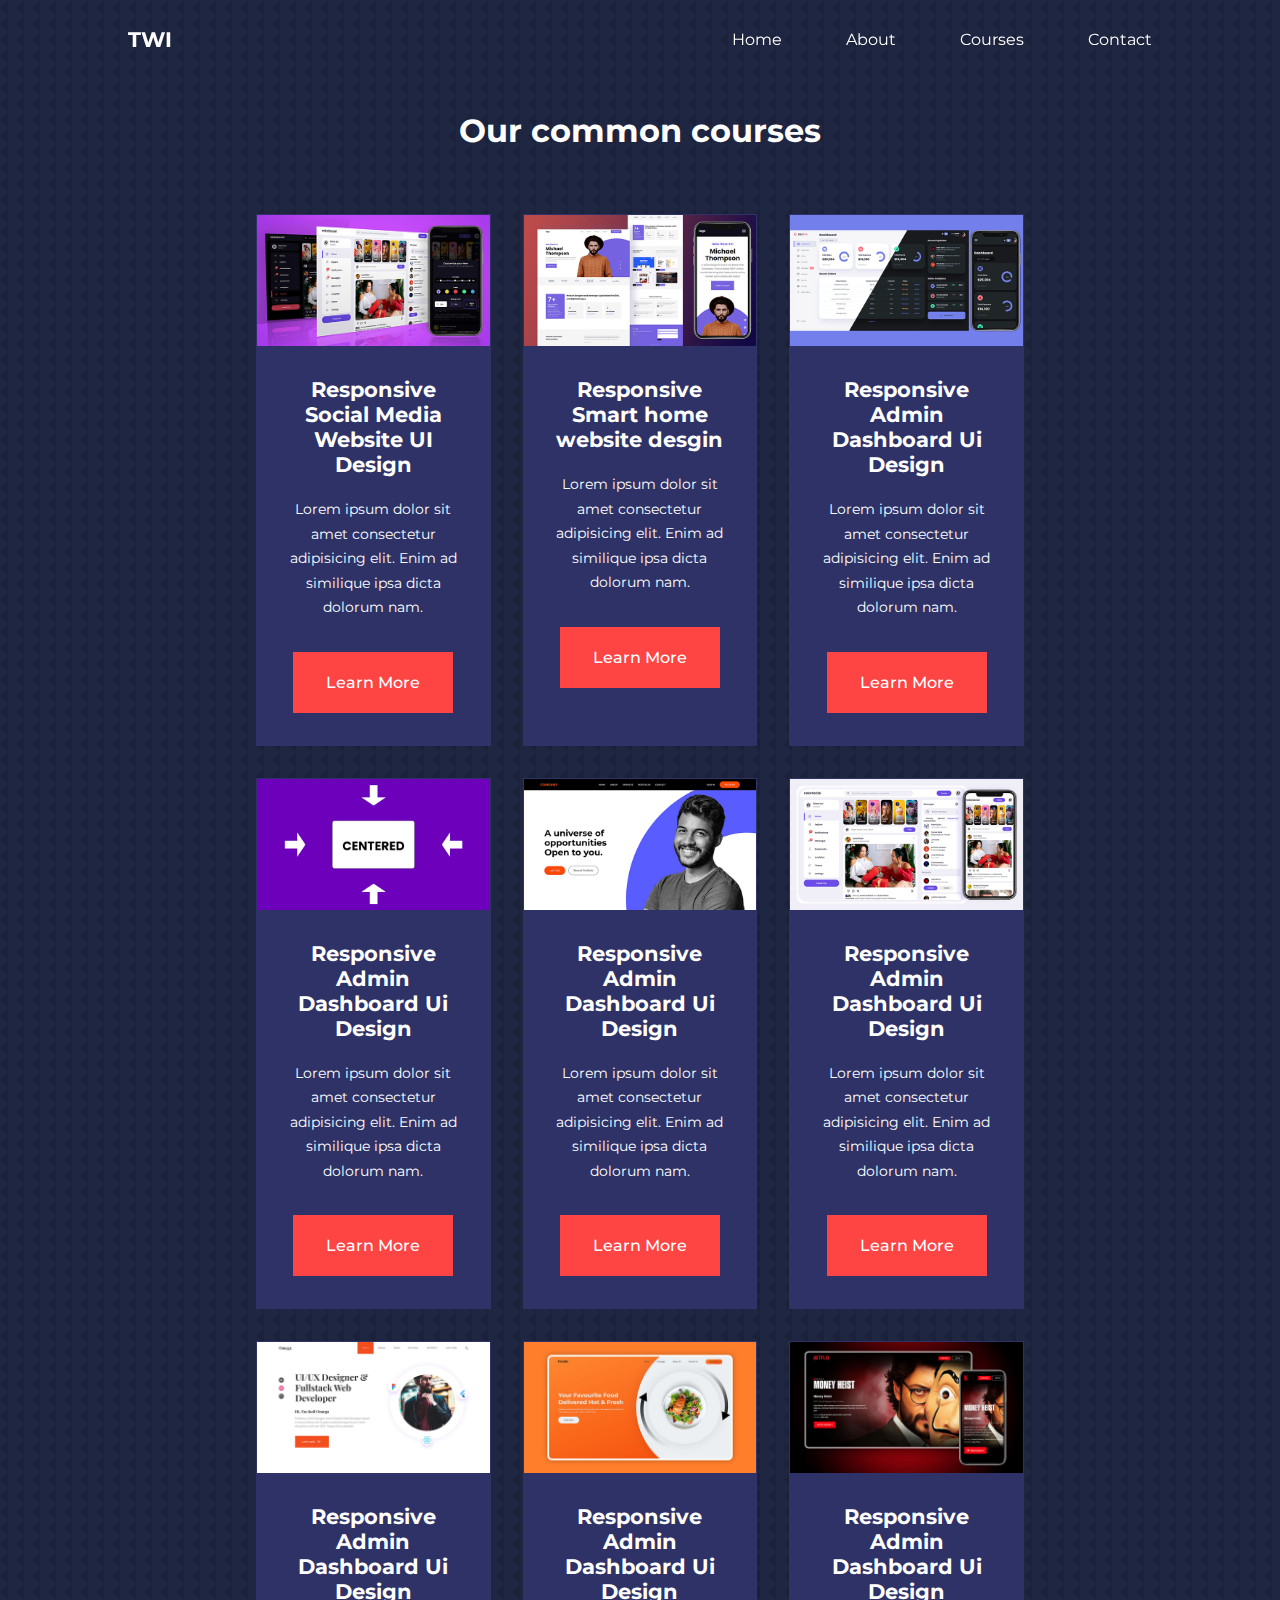
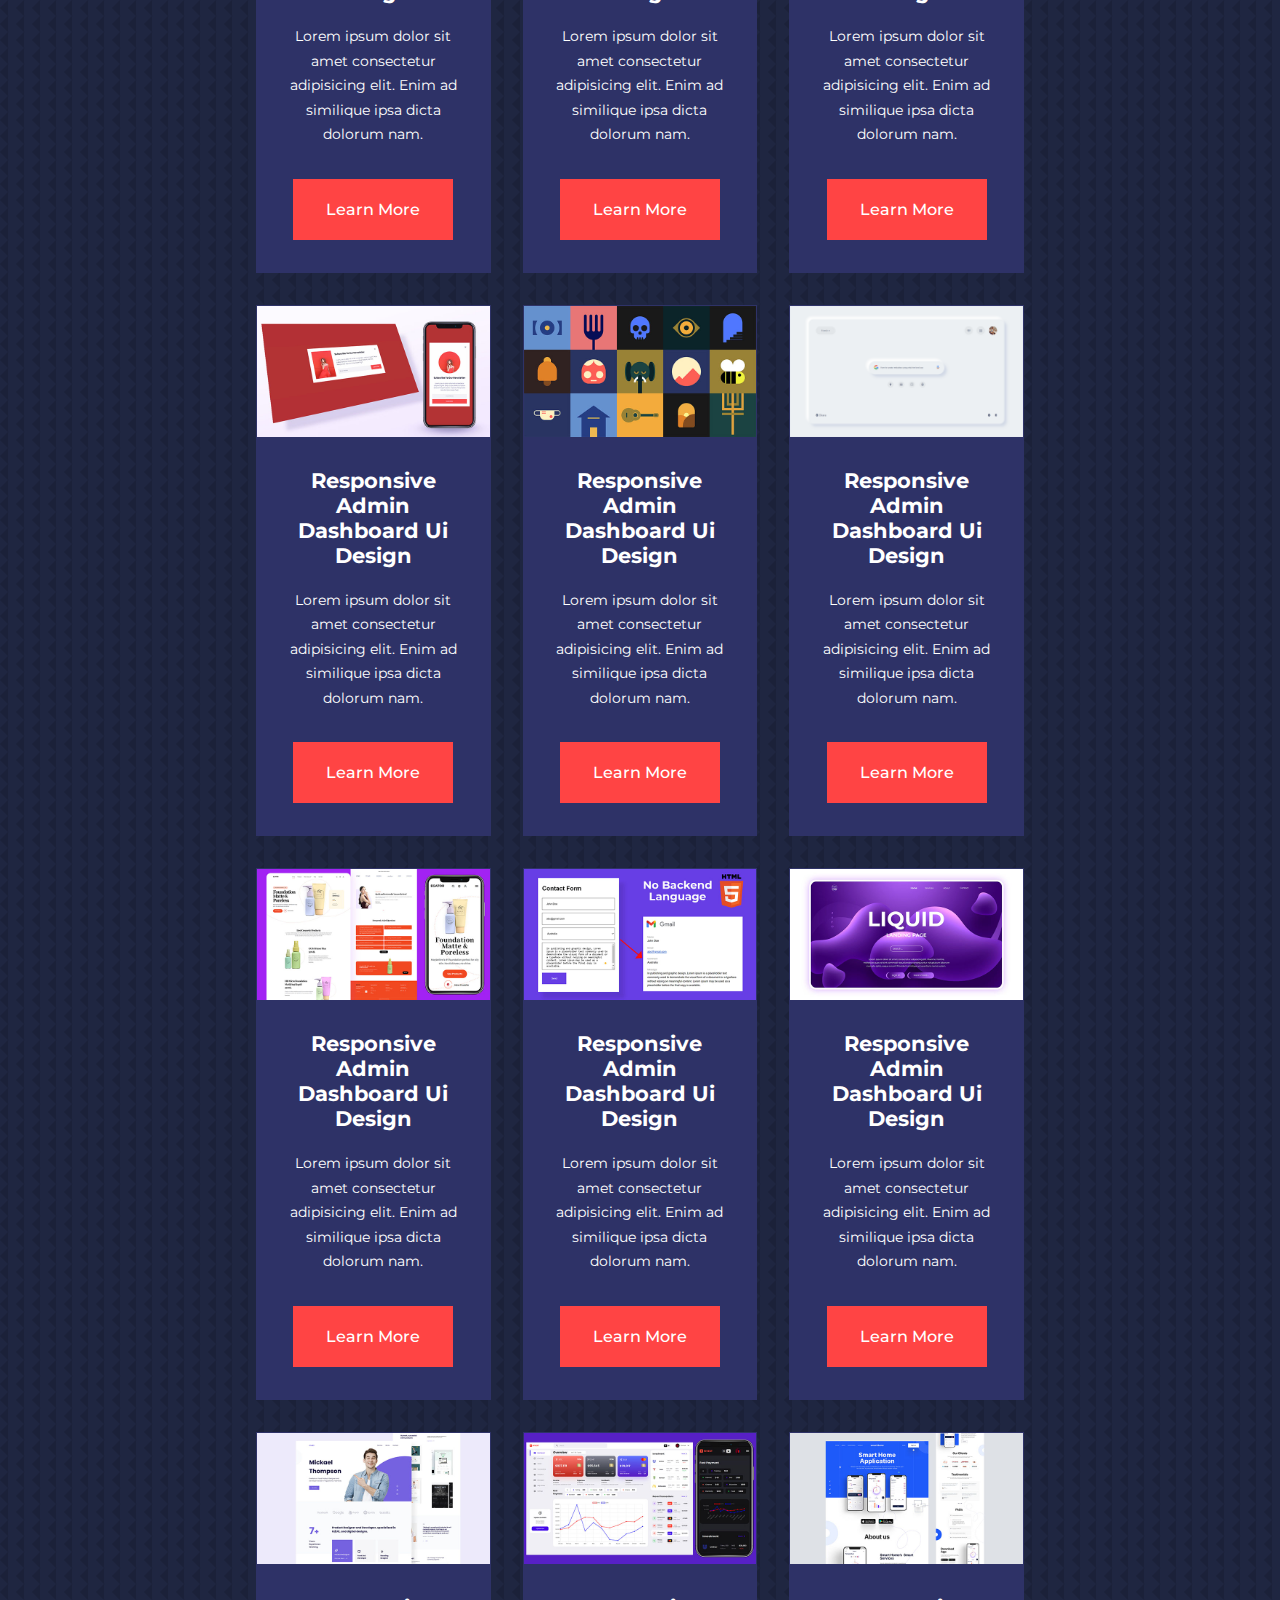
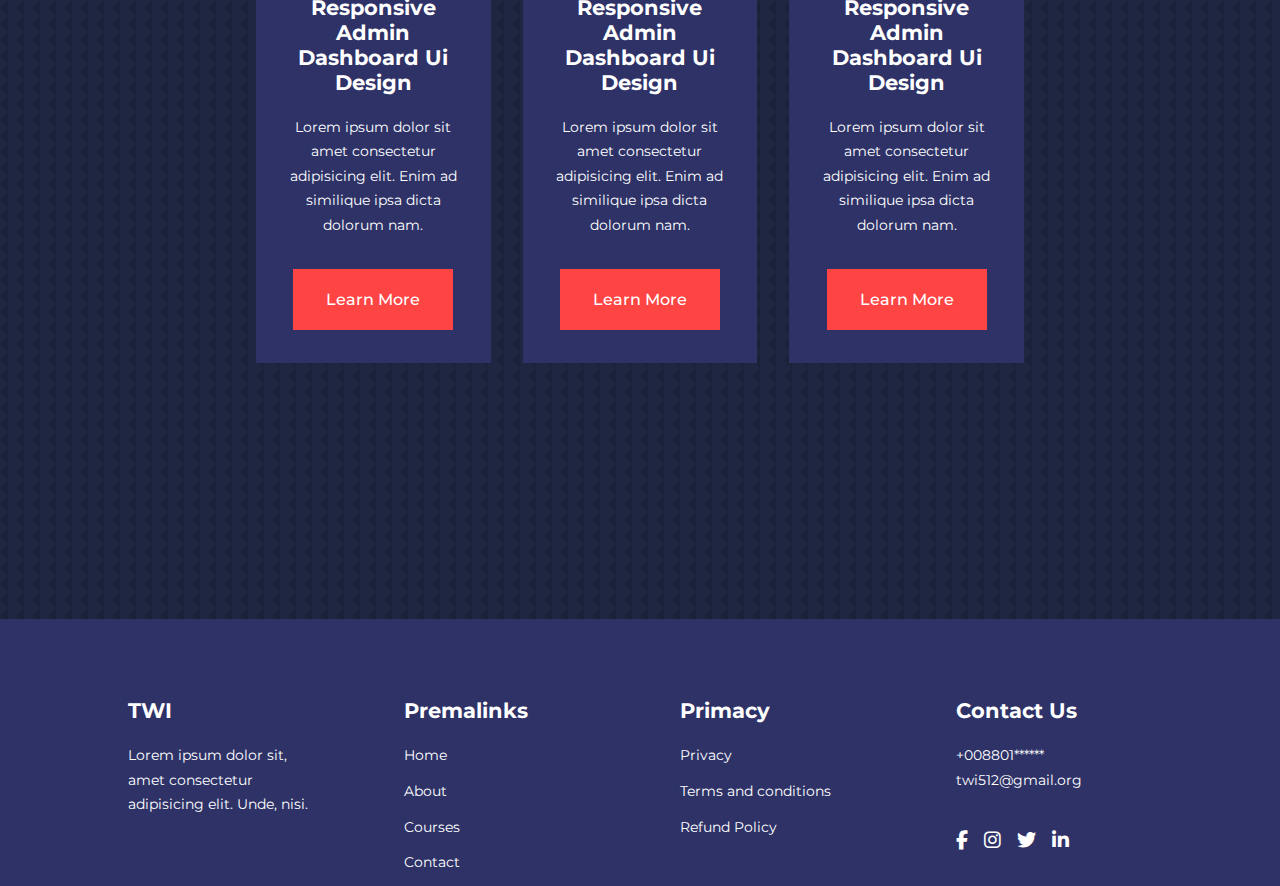
<file: courses.html>
<!DOCTYPE html>
<html lang="en">
<head>
    <meta charset="UTF-8">
    <meta http-equiv="X-UA-Compatible" content="IE=edge">
    <meta name="viewport" content="width=device-width, initial-scale=1.0">
    <title>TWI education</title>
    <!-- fontawsome cdn -->
    <link rel="stylesheet" href="https://cdnjs.cloudflare.com/ajax/libs/font-awesome/6.1.1/css/all.min.css">
    <!-- custom css -->
    <link rel="stylesheet" href="css/style.css">

    <style>
        
        body{
            background-image: url(/images/bg-texture.png);
        }
        .courses{
            margin-top: 1rem;
        }
    </style>
</head>
<body>
    <!-- navbar start -->
    <nav>
        <div class="container nav_container">
            <a href="index.html"><h4>TWI</h4></a>
            <ul class="nav_menu">
                <li><a href="index.html">Home</a></li>
                <li><a href="about.html">About</a></li>
                <li><a href="courses.html">Courses</a></li>
                <li><a href="contact.html">Contact</a></li>
            </ul>
            <button id="open-menu-btn"><i class="fa-solid fa-bars-staggered"></i></button>
            <button id="close-menu-btn"><i class="fa-solid fa-xmark"></i></button>
        </div>
    </nav>
    <!-- navbar end -->
    
    <!-- course section start -->
    <section class="courses">
        <h2>Our common courses</h2>
        <div class="container courses_container">
            <article class="course">
                <div class="course_img">
                    <img src="/images/course1.jpg" alt="">
                </div>
                <div class="courses_info">
                    <h4>Responsive Social Media Website UI Design</h4>
                    <p>Lorem ipsum dolor sit amet consectetur adipisicing elit. Enim ad similique ipsa dicta dolorum nam.</p>
                    <a href="courses.html" class="btn btn-primary">Learn More</a>
                </div>
            </article>

            <article class="course">
                <div class="course_img">
                    <img src="/images/course2.jpg" alt="">
                </div>
                <div class="courses_info">
                    <h4>Responsive Smart home website desgin</h4>
                    <p>Lorem ipsum dolor sit amet consectetur adipisicing elit. Enim ad similique ipsa dicta dolorum nam.</p>
                    <a href="courses.html" class="btn btn-primary">Learn More</a>
                </div>
            </article>

            <article class="course">
                <div class="course_img">
                    <img src="/images/course3.jpg" alt="">
                </div>
                <div class="courses_info">
                    <h4>Responsive Admin Dashboard Ui Design</h4>
                    <p>Lorem ipsum dolor sit amet consectetur adipisicing elit. Enim ad similique ipsa dicta dolorum nam.</p>
                    <a href="courses.html" class="btn btn-primary">Learn More</a>
                </div>
            </article>

            <article class="course">
                <div class="course_img">
                    <img src="/images/course4.jpg" alt="">
                </div>
                <div class="courses_info">
                    <h4>Responsive Admin Dashboard Ui Design</h4>
                    <p>Lorem ipsum dolor sit amet consectetur adipisicing elit. Enim ad similique ipsa dicta dolorum nam.</p>
                    <a href="courses.html" class="btn btn-primary">Learn More</a>
                </div>
            </article>

            <article class="course">
                <div class="course_img">
                    <img src="/images/course5.jpg" alt="">
                </div>
                <div class="courses_info">
                    <h4>Responsive Admin Dashboard Ui Design</h4>
                    <p>Lorem ipsum dolor sit amet consectetur adipisicing elit. Enim ad similique ipsa dicta dolorum nam.</p>
                    <a href="courses.html" class="btn btn-primary">Learn More</a>
                </div>
            </article>

            <article class="course">
                <div class="course_img">
                    <img src="/images/course6.jpg" alt="">
                </div>
                <div class="courses_info">
                    <h4>Responsive Admin Dashboard Ui Design</h4>
                    <p>Lorem ipsum dolor sit amet consectetur adipisicing elit. Enim ad similique ipsa dicta dolorum nam.</p>
                    <a href="courses.html" class="btn btn-primary">Learn More</a>
                </div>
            </article>

            <article class="course">
                <div class="course_img">
                    <img src="/images/course7.jpg" alt="">
                </div>
                <div class="courses_info">
                    <h4>Responsive Admin Dashboard Ui Design</h4>
                    <p>Lorem ipsum dolor sit amet consectetur adipisicing elit. Enim ad similique ipsa dicta dolorum nam.</p>
                    <a href="courses.html" class="btn btn-primary">Learn More</a>
                </div>
            </article>

            <article class="course">
                <div class="course_img">
                    <img src="/images/course8.jpg" alt="">
                </div>
                <div class="courses_info">
                    <h4>Responsive Admin Dashboard Ui Design</h4>
                    <p>Lorem ipsum dolor sit amet consectetur adipisicing elit. Enim ad similique ipsa dicta dolorum nam.</p>
                    <a href="courses.html" class="btn btn-primary">Learn More</a>
                </div>
            </article>

            <article class="course">
                <div class="course_img">
                    <img src="/images/course9.jpg" alt="">
                </div>
                <div class="courses_info">
                    <h4>Responsive Admin Dashboard Ui Design</h4>
                    <p>Lorem ipsum dolor sit amet consectetur adipisicing elit. Enim ad similique ipsa dicta dolorum nam.</p>
                    <a href="courses.html" class="btn btn-primary">Learn More</a>
                </div>
            </article>

            <article class="course">
                <div class="course_img">
                    <img src="/images/course10.jpg" alt="">
                </div>
                <div class="courses_info">
                    <h4>Responsive Admin Dashboard Ui Design</h4>
                    <p>Lorem ipsum dolor sit amet consectetur adipisicing elit. Enim ad similique ipsa dicta dolorum nam.</p>
                    <a href="courses.html" class="btn btn-primary">Learn More</a>
                </div>
            </article>

            <article class="course">
                <div class="course_img">
                    <img src="/images/course11.jpg" alt="">
                </div>
                <div class="courses_info">
                    <h4>Responsive Admin Dashboard Ui Design</h4>
                    <p>Lorem ipsum dolor sit amet consectetur adipisicing elit. Enim ad similique ipsa dicta dolorum nam.</p>
                    <a href="courses.html" class="btn btn-primary">Learn More</a>
                </div>
            </article>

            <article class="course">
                <div class="course_img">
                    <img src="/images/course12.jpg" alt="">
                </div>
                <div class="courses_info">
                    <h4>Responsive Admin Dashboard Ui Design</h4>
                    <p>Lorem ipsum dolor sit amet consectetur adipisicing elit. Enim ad similique ipsa dicta dolorum nam.</p>
                    <a href="courses.html" class="btn btn-primary">Learn More</a>
                </div>
            </article>

            <article class="course">
                <div class="course_img">
                    <img src="/images/course13.jpg" alt="">
                </div>
                <div class="courses_info">
                    <h4>Responsive Admin Dashboard Ui Design</h4>
                    <p>Lorem ipsum dolor sit amet consectetur adipisicing elit. Enim ad similique ipsa dicta dolorum nam.</p>
                    <a href="courses.html" class="btn btn-primary">Learn More</a>
                </div>
            </article>

            <article class="course">
                <div class="course_img">
                    <img src="/images/course14.jpg" alt="">
                </div>
                <div class="courses_info">
                    <h4>Responsive Admin Dashboard Ui Design</h4>
                    <p>Lorem ipsum dolor sit amet consectetur adipisicing elit. Enim ad similique ipsa dicta dolorum nam.</p>
                    <a href="courses.html" class="btn btn-primary">Learn More</a>
                </div>
            </article>

            <article class="course">
                <div class="course_img">
                    <img src="/images/course15.jpg" alt="">
                </div>
                <div class="courses_info">
                    <h4>Responsive Admin Dashboard Ui Design</h4>
                    <p>Lorem ipsum dolor sit amet consectetur adipisicing elit. Enim ad similique ipsa dicta dolorum nam.</p>
                    <a href="courses.html" class="btn btn-primary">Learn More</a>
                </div>
            </article>

            <article class="course">
                <div class="course_img">
                    <img src="/images/course16.jpg" alt="">
                </div>
                <div class="courses_info">
                    <h4>Responsive Admin Dashboard Ui Design</h4>
                    <p>Lorem ipsum dolor sit amet consectetur adipisicing elit. Enim ad similique ipsa dicta dolorum nam.</p>
                    <a href="courses.html" class="btn btn-primary">Learn More</a>
                </div>
            </article>

            <article class="course">
                <div class="course_img">
                    <img src="/images/course17.jpg" alt="">
                </div>
                <div class="courses_info">
                    <h4>Responsive Admin Dashboard Ui Design</h4>
                    <p>Lorem ipsum dolor sit amet consectetur adipisicing elit. Enim ad similique ipsa dicta dolorum nam.</p>
                    <a href="courses.html" class="btn btn-primary">Learn More</a>
                </div>
            </article>

            <article class="course">
                <div class="course_img">
                    <img src="/images/course18.jpg" alt="">
                </div>
                <div class="courses_info">
                    <h4>Responsive Admin Dashboard Ui Design</h4>
                    <p>Lorem ipsum dolor sit amet consectetur adipisicing elit. Enim ad similique ipsa dicta dolorum nam.</p>
                    <a href="courses.html" class="btn btn-primary">Learn More</a>
                </div>
            </article>
        </div>
    </section>
    <!-- course section end -->






    <!-- footer start -->
    <footer class="footer">
        <div class="container footer_container">
            <div class="footer_1">
                <a href="index.html" class="footer_logo"><h4>TWI</h4></a>
                <p>Lorem ipsum dolor sit, amet consectetur adipisicing elit. Unde, nisi.</p>
            </div>
            <div class="footer_2">
                <h4>Premalinks</h4>
                <ul class="premalinks">
                    <li><a href="index.html">Home</a></li>
                    <li><a href="about.html">About</a></li>
                    <li><a href="courses.html">Courses</a></li>
                    <li><a href="contact.html">Contact</a></li>
                </ul>
            </div>

            <div class="footer_3">
                <h4>Primacy</h4>
                <ul class="privacy">
                    <li><a href="#">Privacy</a></li>
                    <li><a href="#">Terms and conditions</a></li>
                    <li><a href="#">Refund Policy</a></li>
                </ul>
            </div>

            <div class="footer_4">
                <h4>Contact Us</h4>
                <div>
                    <p>+008801******</p>
                    <p>twi512@gmail.org</p>
                </div>
                <ul class="footer_socials">
                    <li>
                        <a href="#"><i class="fa-brands fa-facebook-f"></i></a>
                    </li> 
    
                    <li>
                        <a href="#"><i class="fa-brands fa-instagram"></i></a>
                    </li> 
    
                    <li>
                        <a href="#"><i class="fa-brands fa-twitter"></i></a>
                    </li> 
    
                    <li>
                        <a href="#"><i class="fa-brands fa-linkedin-in"></i></a>
                    </li> 
    
                </ul>
            </div>
        </div>
    </footer>
    <!-- footer end -->

    <!-- custom js -->
    <script src="/js/script.js"></script>
     

    
</body>
</html>
</file>
<file: css/style.css>
@import url('https://fonts.googleapis.com/css2?family=Kdam+Thmor+Pro&family=Montserrat:ital,wght@0,300;0,400;0,500;0,600;0,900;1,700&display=swap');

*{
    margin: 0;
    padding: 0;
    border: 0;
    outline: 0;
    text-decoration: none;
    list-style: none;
    box-sizing: border-box;
}

:root{
    --color-primary : #6c63ff;
    --color-success: #00bf8e;
    --color-warning: #f7c94b;
    --color-danger: #ff4444;
    --color-white : #fff;
    --color-black : #000;
    --color-danger-variant : rgba(247,88,66,0.4);
    -color-light : rgba(255,255,255,0.7);
    --color-bg : #1f2641;
    --color-bg1 : #2e3267;
    --color-bg2 : #424890;
    --container-width-lg : 80%;
    --container-width-md : 90%;
    --container-width-sm : 94%;
    --transition: all 400ms ease;
}

/* change nav color on scroll */
.window_scroll{
    background: var(--color-primary);
    box-shadow: 0 1rem 2rem rgba(0,0,0,0.2);
}

/* change nav color on scroll */

body{
    font-family: 'Montserrat', sans-serif;
    line-height: 1.7;
    color: var(--color-white);
    background: var(--color-bg);
}

.container{
    width: var(--container-width-lg);
    margin: 0 auto;
}

section {
    padding: 6rem 0;
}

section h2{
    text-align: center;
    margin-bottom: 4rem;
}

h1,
h2,
h3,
h4,
h5{
    line-height: 1.2;
}

h1{
    font-size: 2.4;
}

h2{
    font-size: 2rem;
}

h3{
    font-size: 1.6rem;
}

h4{
    font-size: 1.3rem;
}

a{
    color: var(--color-white);
}

img{
    width: 100%;
    display: block;
    object-fit: cover;
}

.btn{
    display: inline-block;
    background: var(--color-white);
    color: var(--color-black);
    padding: 1rem 2rem;
    border: 1px solid transparent;
    font-weight: 500;
    transition: var(--transition);
}

.btn:hover{
    background: transparent;
    color: var(--color-white);
    border-color: var(--color-white);
}

.btn-primary{
    background: var(--color-danger);
    color: var(--color-white);
}

/* nav css */
nav{
    background: transparent;
    width: 100vw;
    height: 5rem;
    position: fixed;
    top: 0;
    z-index: 11;
}

.nav_container{
    height: 100%;
    display: flex;
    justify-content: space-between;
    align-items: center;
}

nav button{
    display: none;
}

.nav_menu{
    display: flex;
    gap: 4rem;
    align-items: center;
}

.nav_menu a{
    font-size: 1rem;
    transition: var(--transition);
    
}

.nav_menu a:hover{
    color: var(--color-bg2);
}
/* nav css end */

/* hedaer css */
header{
    position: relative;
    top: 5rem;
    overflow: hidden;
    height: 70vh;
    margin-bottom: 5rem;
}

.header_container{
    display: grid;
    grid-template-columns: 1fr 1fr;
    align-items: center;
    gap: 5rem;
    height: 100%;
}

.header_left p{
    margin: 1rem 0 2.4rem;

}
/* header css end */

/* catagories css */
.categories{
    background: var(--color-bg1);
    height: 29rem;
}

.categories h1{
    line-height: 1;
    margin-bottom: 3rem;
}

.categories_container{
    display: grid;
    grid-template-columns: 40% 60%;
    gap: 4rem;
}

.categories_left{
    margin-left: 4rem;
}

.categories_left p{
    margin: 1rem 0 3rem;
    text-align: justify;
}

.categories_right{
    display: grid;
    grid-template-columns: repeat(3,1fr);
    gap: 1.2rem;
}

.category{
    cursor: pointer;
    background: var(--color-bg2);
    padding: 2rem;
    border-radius: 2rem;
    transition: var(--transition);
}

.category:hover{
    box-shadow: 0 3rem 3rem rgba(0,0,0,0.3);
    z-index: 1;
}

.category_icon{
    background: var(--color-primary);
    padding: 0.7rem;
    border-radius: 0.9rem;
}

.category h5{
    margin: 2rem 0 1rem;
}

.category p{
    font-size: 0.85rem;
}

.category:nth-child(2) .category_icon{
    background-color: var(--color-danger);
}

.category:nth-child(3) .category_icon{
    background-color: var(--color-success);
}

.category:nth-child(4) .category_icon{
    background-color: var(--color-warning);
}

.category:nth-child(5) .category_icon{
    background-color: var(--color-success);
}

/* catagories css end */

/* courses css */
.courses{
    margin: 10rem;
}

.courses_container{
    display: grid;
    grid-template-columns: repeat(3,1fr);
    gap: 2rem;
}

.course{
   background: var(--color-bg1);
   text-align: center;
   border: 1px solid transparent;
   transition: var(--transition);
}

.course:hover{
    background: transparent;
    border-color: var(--color-primary);
}



.courses_info{
    padding: 2rem;
}

.courses_info p{
    margin: 1.2rem 0 2rem;
    font-size: 0.9rem;
}
/* courses css end */

/* faqs css */
.faqs{
    background: var(--color-bg1);
    box-shadow: inset 0 0 3rem rgba(0,0,0,0.5);
}

.faqs_container{
    display: grid;
    grid-template-columns: 1fr 1fr;
    gap: 1rem;
}

.faq{
    padding: 2rem;
    display: flex;
    align-items: center;
    gap: 1.4rem;
    height: fit-content;
    background: var(--color-primary);
    cursor: pointer;
}

.faq h4{
    font-size: 1rem;
    line-height: 2.2;
}

.faq_icon{
    align-self: flex-start;
    font-size: 1.2rem;
}

.faq p{
    margin: 0.8rem;
    display: none;
}

.faq.open p{
    display: block;
}
/* faq css end */

/* testimonial css */
.testimonial_container{
    overflow-x: hidden;
    position: relative;
    margin-bottom: 5rem;
    margin-top: 5rem;
}

.testimonial{
    padding-top: 2rem;
}

.avatar{
    width: 6rem;
    height: 6rem;
    border-radius: 50%;
    overflow: hidden;
    margin: 0 auto 1rem;
    border: 1rem solid var(--color-bg1);
}

.testimonial_info{
    text-align: center;
}

.testimonial_body{
    background: var(--color-primary);
    padding: 2rem;
    margin-top: 3rem;
    position: relative;
}

.testimonial_body::before{
    content: "";
    display: block;
    background: linear-gradient(135deg,transparent,var(--color-primary),var(--color-primary),var(--color-primary));
    width: 3rem;
    height: 3rem;
    position: absolute;
    left: 50%;
    top: -1.5rem;
    transform: rotate(45deg);
}

/* testimonial css end */

/* footer css start */
footer{
    background: var(--color-bg1);
    padding-top: 5rem;
    font-size: 0.9rem;
}

.footer_container{
    display: grid;
    grid-template-columns: repeat(4,1fr);
    gap: 5rem;
}

.footer_container > div h4{
    margin-bottom: 1.2rem;
}

.footer_1 p{
    margin : 0 0 2rem;
}

footer ul li {
    margin-bottom: 0.7rem;
}

footer ul li a:hover{
    text-decoration: underline;
}

.footer_socials{
    display: flex;
    gap: 1rem;
    font-size: 1.2rem;
    margin-top: 2rem;
}
/* footer css end */

/* reesponsive for tablets */

@media screen and (max-width : 1024px){
    .container{
        width: var(--container-width-md);
    }

    h1{
        font-size: 2.2rem;
    }

    h2{
        font-size: 1.7rem;
    }

    h3{
        font-size: 1.4rem;
    }
    
    h4{
        font-size: 1.2rem;
    }

    /* responsive nav start */
    nav button{
        display: inline-block;
        background: transparent;
        font-size: 1.8rem;
        color: var(--color-white);
        cursor: pointer;
    }

    nav button#close-menu-btn{
        display: none;
    }

    .nav_menu{
        position: fixed;
        top: 5rem;
        right: 5%;
        height: fit-content;
        width: 18rem;
        flex-direction: column;
        gap: 0;
        display: none;
    }

    .nav_menu li{
        width: 100%;
        height: 5.8rem;
        animation: animationNavItems 250ms linear forwards;
        transform-origin: top right;
        opacity: 0;
    }

    .nav_menu li:nth-child(2){
        animation-delay: 150ms;
    }

    .nav_menu li:nth-child(3){
        animation-delay: 250ms;
    }

    .nav_menu li:nth-child(4){
        animation-delay: 350ms; 
    }

    .nav_menu li a{
        background: var(--color-primary);
        box-shadow: -4rem 6rem 10rem rgba(0,0,0,0.6);
        width: 100%;
        height: 100%;
        display: grid;
        place-items: center;
    }

    .nav_menu li a:hover{
        background: var(--color-bg2);
        color: var(--color-white);
    }

    @keyframes animationNavItems {
        0%{
            transform: rotateZ(-90deg) rotateX(90deg) scale(0.1);

        }

        100%{
            transform: rotateZ(0) rotateX(0) scale(1);
            opacity: 1;

        }
        
    }
    /* responsive navbar end */

    /* responsive hedaer start */

    header{
        height: 52vh;
        margin-bottom: 4rem;
    }

    .header_container{
        gap: 0;
        padding-bottom: 3rem;
    }
    /* responsive header end */

    /* responsive catogogies */

    .categories{
        height: auto;
    }

    .categories_container{
        grid-template-columns: 1fr;
        gap: 3rem;
    }
    
    .categories_left{
        margin-right: 0;
    }
    /* responsive catogogies end*/

    /* responsive course*/


    .course{
        margin-top: 0;
    }

    .courses_container{
        grid-template-columns:repeat( auto-fit, minmax(250px, 2fr));
    }
    /* responsive course end */

    .faqs_container{
        grid-template-columns: 1fr;
    }

    .faq{
        padding: 1.2rem;
    }
    .footer_container{
        grid-template-columns: repeat( auto-fit, minmax(250px, 1fr) );

    }

}

@media screen and  (max-width: 600px){
    .container{
        width: var(--container-width-sm);
    }
    
    .nav_menu{
        right: 3%;
    }

    header{
        height: 100vh;
    }

    .header_left p{
        text-align: justify;
        margin-bottom: 1.3rem;
       
    }

    .header_right{
        margin-top: 1.3rem;
    }

    .header_container{
        grid-template-columns: 1fr;
        text-align: center;
    }
    .categories_left{
        width: 80%;
        margin: 0 auto;
    }

    .categories_right{
        grid-template-columns: 1fr;
        gap: 1rem;
    }

    .category{
        padding: 3rem;
        border-radius: 2rem;
    }

    .category_icon{
        margin-top: 4px;
        display: inline-block;
    }

    .courses{
        width: 80%;
        margin: 0 auto;

    }

    .courses_container{
        grid-template-columns: 1fr;
        margin: 0 auto;
    }

    .courses_info{
        text-align: justify;
    }

    .testimonial_body{
        padding: 1.5rem;
    }

    .footer_container{
        text-align: center;
    }

    .footer_socials {
       justify-content: center;
    }
}
</file>
<file: css/about.css>
/* achivemnet start */
.about_achievements{
    margin-top: 3rem;
}

.about_achievements_container{
    display: grid;
    grid-template-columns: 40% 60%;
    gap: 5rem;
}

.about_achievemnet_right > p{
    margin: 1.6rem 0 2.5rem;
}

.achievements_cards{
    display: grid;
    grid-template-columns: repeat(3,1fr);
    gap: 1.5rem;
}

.achievements_card{
    background: var(--color-bg1);
    padding: 1.6rem;
    border-radius: 1rem;
    text-align: center;
    transition: var(--transition);
}

.achievements_card:hover{
    background-color: var(--color-bg2);
    box-shadow: 0 3rem 3rem rgba(0,0,0,0.3);
}

.achievements_icon {
    background: var(--color-danger);
    padding: 0.6rem;
    border-radius: 1rem;
    display: inline-block;
    margin-bottom: 2rem;
    font-size: 2rem;
}

.achievements_card:nth-child(2) .achievements_icon{
    background: var(--color-success);

}

.achievements_card:nth-child(3) .achievements_icon{
    background: var(--color-warning);
}

.achievements_card p{
    margin-top: 1rem;
}
/* achievement end */

/* team start */
.team{
    background: var(--color-bg1);
    box-shadow: inset 0 0 3rem rgba(0,0,0,0.5);
}

.team_container{
    display: grid;
    grid-template-columns: repeat(4,1fr);
    gap: 2rem;
}

.team_member{
    background: var(--color-bg2);
    padding: 2rem;
    border: 1px solid transparent;
    transition: var(--transition);
    position: relative;
    overflow: hidden;
}


.team_member:hover{
    background: transparent;
    border-color: var(--color-primary);
}

.team_member_image img{
    filter: saturate(0);
}

.team_member_image img:hover{
    filter: saturate(1);
}

.team_member_info{
    text-align: center;
    margin-top: 1.4rem;
}

.team_member_info p{
    color: var(--color-light);
}

.team_member_socials{
    position: absolute;
    top: 50%;
    right: 0;
    display: flex;
    flex-direction: column;
    background: var(--color-primary);
    border-radius: 1rem 0 0 1rem;
    transform: translateY(-50%);
    box-shadow: -2rem 0 2rem rgba(0,0,0,0.3);
    right: -100%;
    transition: var(--transition);
}

.team_member:hover .team_member_socials{
    right: 0;
}

.team_member_socials a{
    padding: 1rem;
}

/* responsive for tablets */

@media screen and (max-width: 1024px){
    .about_achievements{
        margin-top: 2rem;
    }

    .about_achievements_container{
        grid-template-columns: 1fr;
        gap: 4rem;
    }

    .about_achievemnet_left{
        width: 80%;
        margin: 0 auto;
    }

    .team_container{
        grid-template-columns: repeat(2,1fr);
        gap: 1.5rem;
    }

    .team_member{
        padding: 1rem;
    }

}

/* responsive for phone */

@media screen and (max-width: 600px){
    .achievements_cards{
        grid-template-columns: 1fr;
        gap: 1.5rem;
    }

    .team_container{
        grid-template-columns: 1fr;
        gap: 0.7rem;
    }

    .team_member{
        padding: 0;
    }

    .team_member p{
        margin-bottom: 1.5rem;
    }

}
</file>
<file: css/contact.css>
.contact_container{
    background: var(--color-bg1);
    padding: 4rem;
    display: grid;
    grid-template-columns: 40% 60%;
    gap: 4rem;
    height: 30rem;
    margin: 7rem auto;
    border-radius: 1rem;
}

.contact_aside{
    background: var(--color-primary);
    padding: 5rem 3rem;
    border-radius: 1rem;
    position: relative;
    bottom: 10rem;
}

.aside_image{
    width: 12rem;
    margin-bottom: 2rem;
}

.contact_aside h2{
    text-align: left;
    margin-bottom: 1rem;
}

.contact_aside p{
    font-size: 0.9rem;
    margin-bottom: 2rem;
}

.contact_details li{
    display: flex;
    gap: 1rem;
    align-items: center;
    margin-bottom: 1rem;
}

.contact_social{
    display: flex;
    gap: 0.8rem;
    margin-top: 3rem;
}

.contact_social a{
    background-color: var(--color-bg2);
    padding: 0.5rem;
    border-radius: 50%;
    font-size: 0.9rem;
    transition: var(--transition);
}

.contact_social a:hover{
    background: transparent;
}

.contact_form{
    display: flex;
    flex-direction: column;
    gap: 1.2rem;
    margin-right: 4rem;
}

.form_name{
    display: flex;
    gap: 1.2rem;
}

.contact_form input[type = "text"]{
    width: 50%;
}

input ,textarea{
    width: 100%;
    padding: 1rem;
    background: var(--color-bg);
    color: white;
}

.contact_form .btn{
    width: max-content;
    margin-top: 1rem;
    cursor: pointer;
}

/* responsive for tablet */
@media screen and (max-width : 1024px) {
    .contact{
        padding-bottom: 0;
    }
    
    .contact_container{
        gap: 1.5rem;
        margin-top: 3rem;
        height: auto;
        padding: 1.5rem;
    }

    .contact_aside{
        width: auto;
        padding: 1.5rem;
        bottom: 0;
    }

    .contact_form{
        align-self: center;
        margin-right: 1.5rem;
    }
}

/* responsive for phone */
@media screen and (max-width : 600px) {
    .contact_container{
        grid-template-columns: 1fr;
        gap: 3rem;
        margin-top: 0;
        padding: 0;
    }

    .contact_form{
        margin: 0 1.5rem 3rem;
    }

    .form_name{
        flex-direction: column;
    }

    .form_name input[type="text"]{
        width: 100%;
    }

}
</file>
